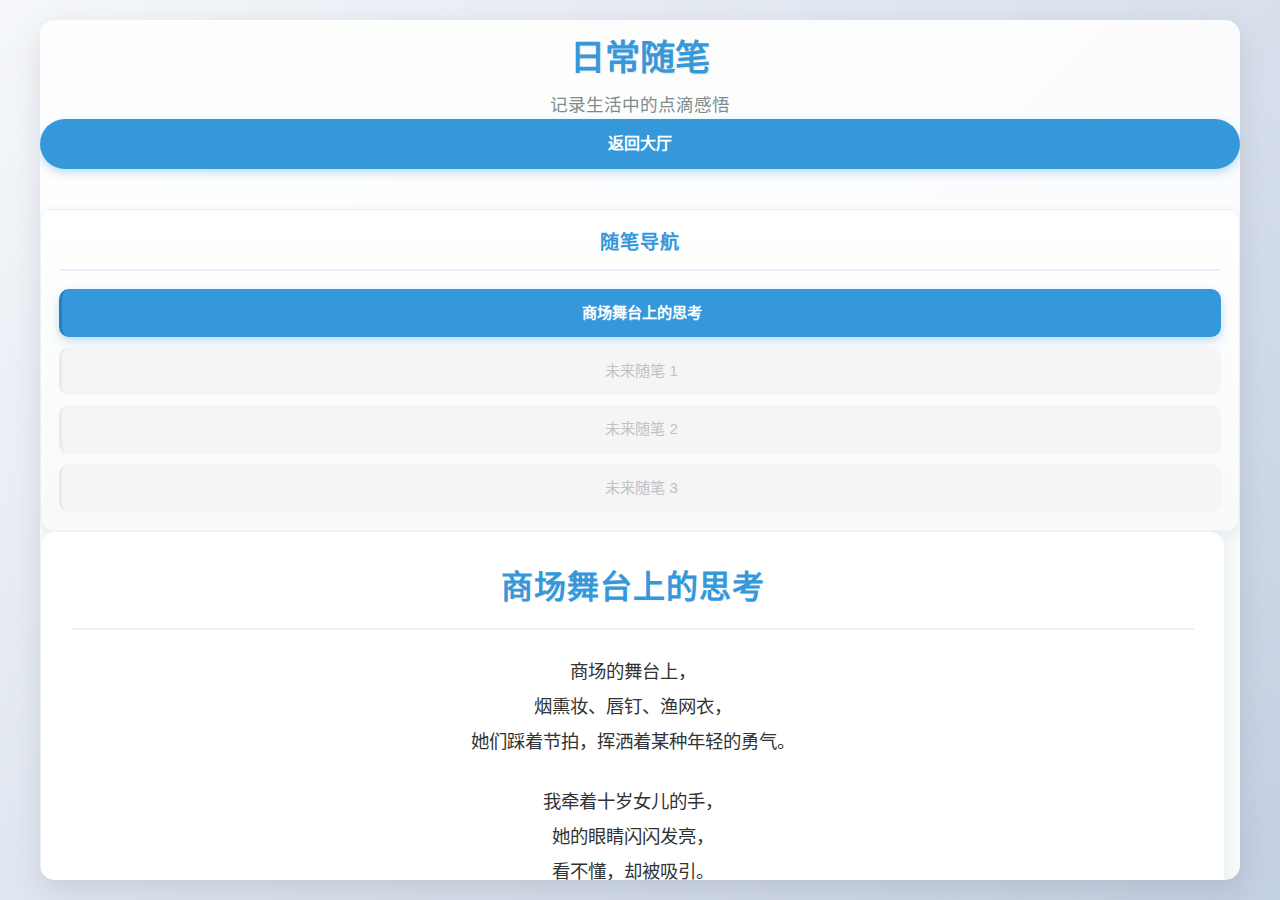
<file: notes/index.html>
<!DOCTYPE html>
<html lang="zh-CN">
<head>
    <meta charset="UTF-8">
    <meta name="viewport" content="width=device-width, initial-scale=1.0">
    <title>日常随笔</title>
    <link rel="stylesheet" href="css/style.css">
</head>
<body>
    <div class="notes-container">
        <header>
            <h1>日常随笔</h1>
            <p>记录生活中的点滴感悟</p>
            <a href="../index.html" class="back-button">返回大厅</a>
        </header>
        
        <nav class="notes-nav">
            <div class="nav-title">随笔导航</div>
            <ul class="nav-list">
                <li class="nav-item active"><a href="#" data-id="note-1">商场舞台上的思考</a></li>
                <li class="nav-item disabled"><a href="#" data-id="note-future-1">未来随笔 1</a></li>
                <li class="nav-item disabled"><a href="#" data-id="note-future-2">未来随笔 2</a></li>
                <li class="nav-item disabled"><a href="#" data-id="note-future-3">未来随笔 3</a></li>
            </ul>
        </nav>
        
        <div class="notes-display">
            <div class="note-card">
                <h2 class="note-title">商场舞台上的思考</h2>
                <div class="note-content" id="note-content">
                    <p>商场的舞台上，<br>
                    烟熏妆、唇钉、渔网衣，<br>
                    她们踩着节拍，挥洒着某种年轻的勇气。</p>
                    
                    <p>我牵着十岁女儿的手，<br>
                    她的眼睛闪闪发亮，<br>
                    看不懂，却被吸引。</p>
                    
                    <p>我心里有些慌，<br>
                    这是她将来可能走近的世界吗？<br>
                    一个把叛逆当作光环的舞台，<br>
                    一个将个性放大成消费的橱窗。</p>
                    
                    <p>可转念一想，<br>
                    我们年轻时又何尝不是<br>
                    用牛仔裤、长发、摇滚来对抗世界？</p>
                    
                    <p>她终究会长大，<br>
                    选择自己的颜色。<br>
                    而我，<br>
                    只能祈祷自己届时<br>
                    还能做她的观众，<br>
                    也做她的港湾。</p>
                    
                    <hr>
                    
                    <em>这是一位父亲的内心独白，记录了在商场看到年轻人表演时的复杂心境：既有对年轻人表达方式的理解，也有对女儿未来成长道路的隐隐担忧与好奇。每个父母都在经历着这样的心路历程，既希望保护孩子，又明白终有一天要放手让他们飞向属于自己的天空。</em>
                </div>
                <div class="note-date">2025年8月17日</div>
            </div>
        </div>
        
        <footer>
            <p>&copy; 2025 游戏大厅 - 日常随笔功能</p>
        </footer>
    </div>
</body>
</html>
</file>
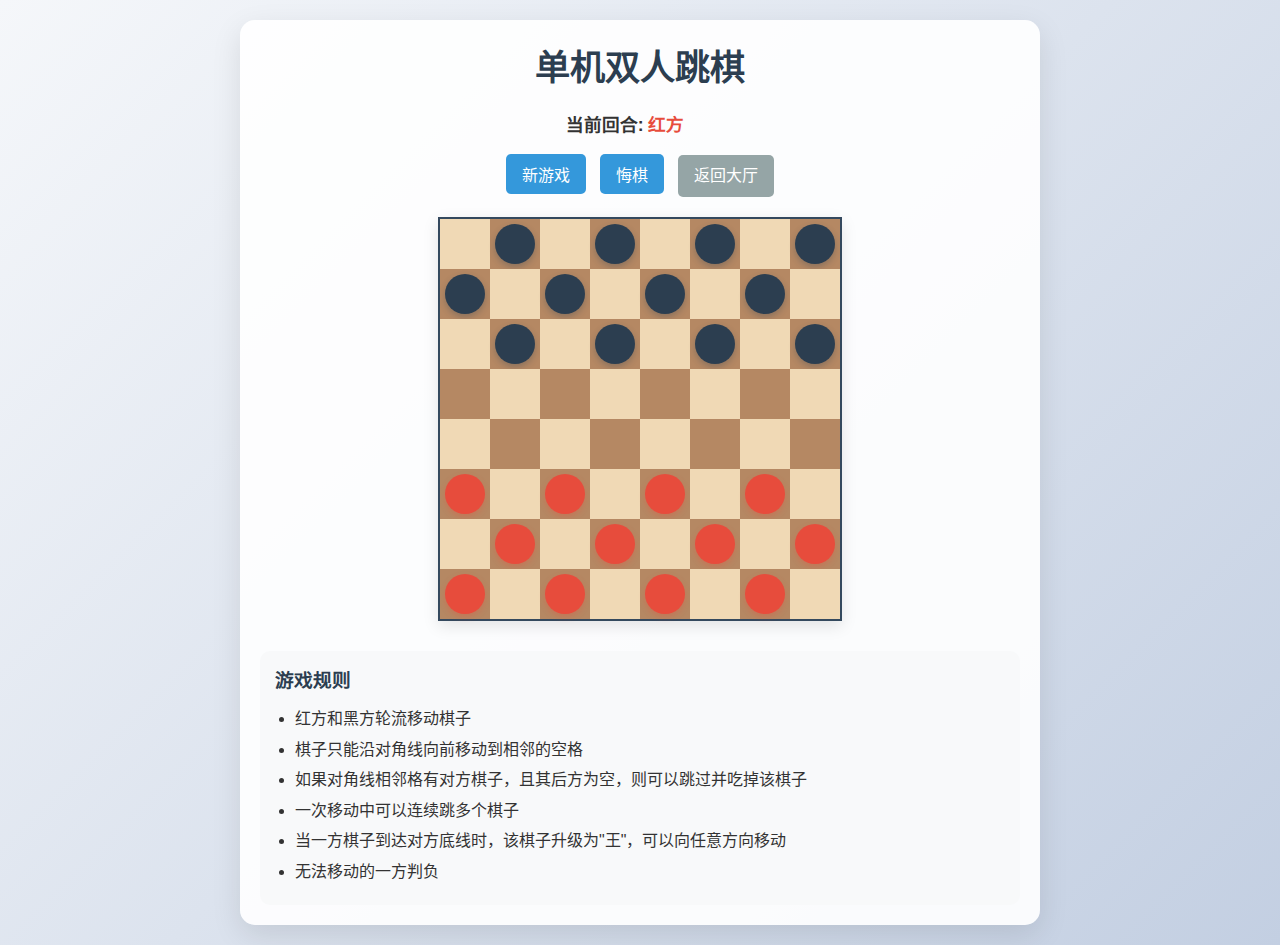
<file: games/checkers/index.html>
<!DOCTYPE html>
<html lang="zh-CN">
<head>
    <meta charset="UTF-8">
    <meta name="viewport" content="width=device-width, initial-scale=1.0">
    <title>单机双人跳棋</title>
    <link rel="stylesheet" href="css/style.css">
</head>
<body>
    <div class="game-container">
        <header>
            <h1>单机双人跳棋</h1>
            <div class="game-info">
                <div class="player-turn">当前回合: <span id="current-player">红方</span></div>
                <div class="game-status" id="game-status"></div>
            </div>
            <div class="game-controls">
                <button id="new-game-btn">新游戏</button>
                <button id="undo-btn">悔棋</button>
                <a href="../../index.html" class="back-btn">返回大厅</a>
            </div>
        </header>
        
        <div class="board-container">
            <div id="checkers-board" class="checkers-board"></div>
        </div>
        
        <div class="game-rules">
            <h3>游戏规则</h3>
            <ul>
                <li>红方和黑方轮流移动棋子</li>
                <li>棋子只能沿对角线向前移动到相邻的空格</li>
                <li>如果对角线相邻格有对方棋子，且其后方为空，则可以跳过并吃掉该棋子</li>
                <li>一次移动中可以连续跳多个棋子</li>
                <li>当一方棋子到达对方底线时，该棋子升级为"王"，可以向任意方向移动</li>
                <li>无法移动的一方判负</li>
            </ul>
        </div>
    </div>
    
    <script src="js/constants.js"></script>
    <script src="js/board.js"></script>
    <script src="js/piece.js"></script>
    <script src="js/game.js"></script>
    <script src="js/main.js"></script>
</body>
</html>
</file>
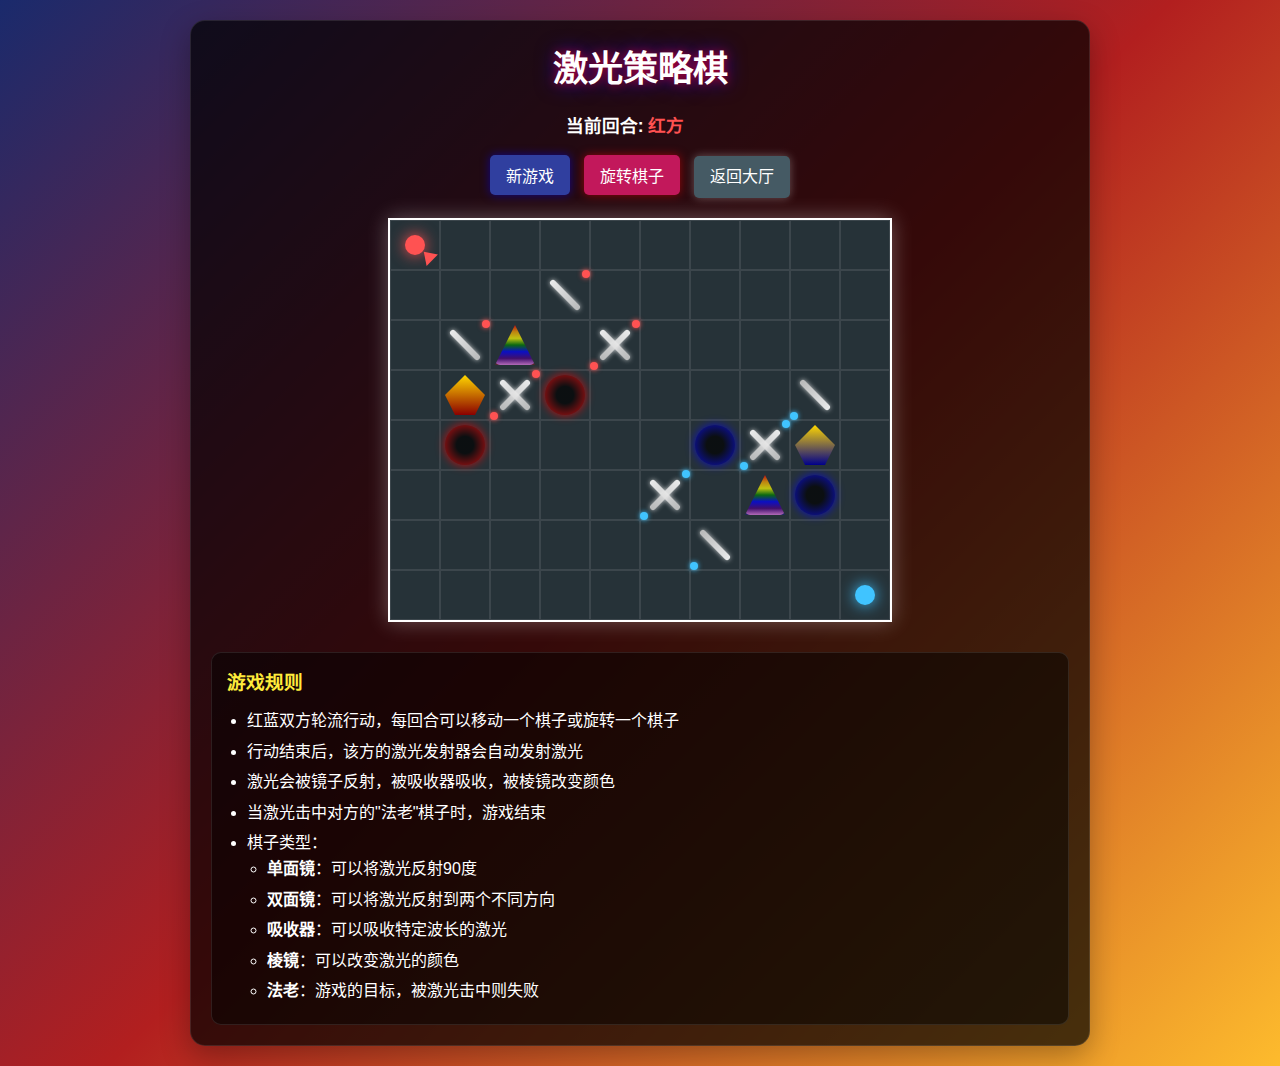
<file: games/laser/index.html>
<!DOCTYPE html>
<html lang="zh-CN">
<head>
    <meta charset="UTF-8">
    <meta name="viewport" content="width=device-width, initial-scale=1.0">
    <title>激光策略棋</title>
    <link rel="stylesheet" href="css/style.css">
</head>
<body>
    <div class="game-container">
        <header>
            <h1>激光策略棋</h1>
            <div class="game-info">
                <div class="player-turn">当前回合: <span id="current-player">红方</span></div>
                <div class="game-status" id="game-status"></div>
            </div>
            <div class="game-controls">
                <button id="new-game-btn">新游戏</button>
                <button id="rotate-btn">旋转棋子</button>
                <a href="../../index.html" class="back-btn">返回大厅</a>
            </div>
        </header>
        
        <div class="board-container">
            <div id="laser-board" class="laser-board"></div>
        </div>
        
        <div class="game-rules">
            <h3>游戏规则</h3>
            <ul>
                <li>红蓝双方轮流行动，每回合可以移动一个棋子或旋转一个棋子</li>
                <li>行动结束后，该方的激光发射器会自动发射激光</li>
                <li>激光会被镜子反射，被吸收器吸收，被棱镜改变颜色</li>
                <li>当激光击中对方的"法老"棋子时，游戏结束</li>
                <li>棋子类型：
                    <ul>
                        <li><strong>单面镜</strong>：可以将激光反射90度</li>
                        <li><strong>双面镜</strong>：可以将激光反射到两个不同方向</li>
                        <li><strong>吸收器</strong>：可以吸收特定波长的激光</li>
                        <li><strong>棱镜</strong>：可以改变激光的颜色</li>
                        <li><strong>法老</strong>：游戏的目标，被激光击中则失败</li>
                    </ul>
                </li>
            </ul>
        </div>
    </div>
    
    <script src="js/constants.js"></script>
    <script src="js/piece.js"></script>
    <script src="js/board.js"></script>
    <script src="js/laser.js"></script>
    <script src="js/game.js"></script>
    <script src="js/main.js"></script>
</body>
</html>
</file>
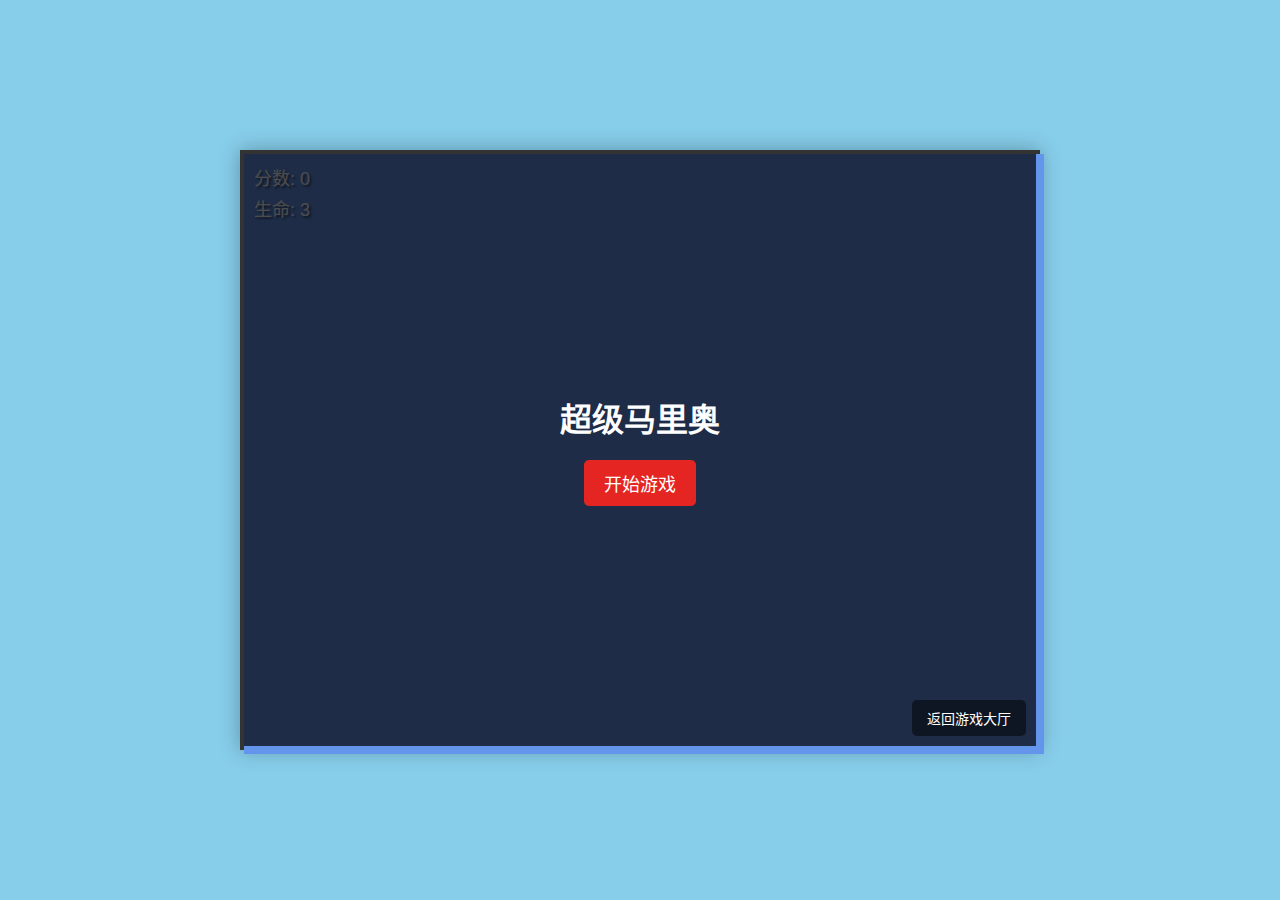
<file: games/mario/index.html>
<!DOCTYPE html>
<html lang="zh-CN">
<head>
    <meta charset="UTF-8">
    <meta name="viewport" content="width=device-width, initial-scale=1.0">
    <title>超级马里奥</title>
    <link rel="stylesheet" href="css/style.css">
</head>
<body>
    <div class="game-container">
        <canvas id="gameCanvas"></canvas>
        <div class="controls">
            <div class="score">分数: <span id="score">0</span></div>
            <div class="lives">生命: <span id="lives">3</span></div>
        </div>
        <div id="startScreen" class="screen">
            <h1>超级马里奥</h1>
            <button id="startButton">开始游戏</button>
        </div>
        <div id="gameOverScreen" class="screen hidden">
            <h1>游戏结束</h1>
            <p>你的分数: <span id="finalScore">0</span></p>
            <button id="restartButton">重新开始</button>
        </div>
        <div class="back-to-lobby">
            <a href="../../index.html">返回游戏大厅</a>
        </div>
    </div>
    <script src="js/sprite.js"></script>
    <script src="js/player.js"></script>
    <script src="js/enemy.js"></script>
    <script src="js/platform.js"></script>
    <script src="js/coin.js"></script>
    <script src="js/game.js"></script>
</body>
</html>
</file>
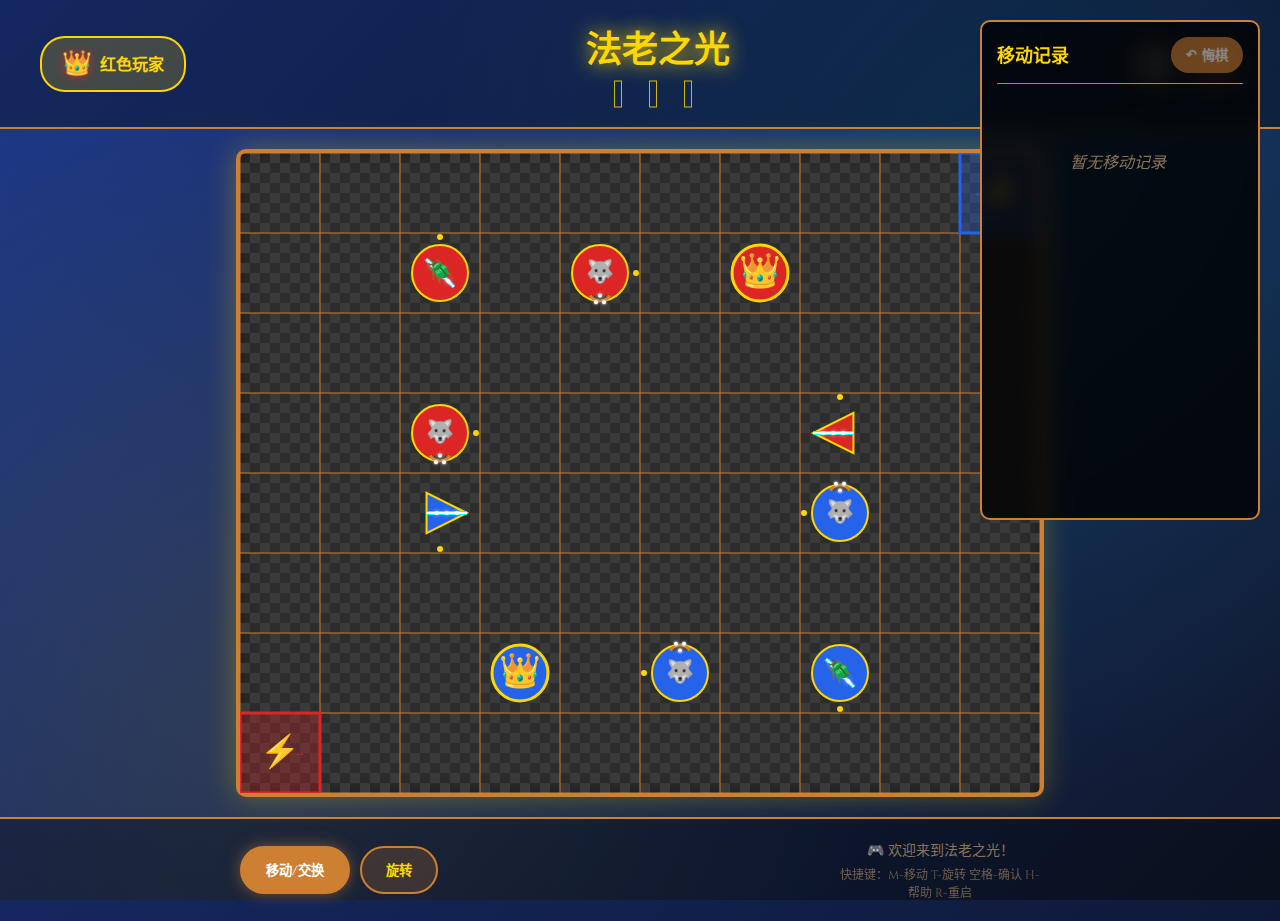
<file: games/pharaoh/index.html>
<!DOCTYPE html>
<html lang="zh-CN">
<head>
    <meta charset="UTF-8">
    <meta name="viewport" content="width=device-width, initial-scale=1.0">
    <title>法老之光 - Pharaoh's Light</title>
    <link rel="stylesheet" href="css/style.css">
</head>
<body>
    <div class="game-container">
        <!-- 顶部信息栏 -->
        <header class="game-header">
            <div class="player-indicator">
                <div class="current-player" id="currentPlayer">
                    <span class="player-icon red-player">👑</span>
                    <span class="player-name">红色玩家</span>
                </div>
            </div>
            <div class="game-title">
                <h1>法老之光</h1>
                <div class="hieroglyphs">𓂀 𓊪 𓇯</div>
            </div>
            <div class="game-controls">
                <button class="control-btn" id="settingsBtn">⚙️</button>
                <button class="control-btn" id="exitBtn">❌</button>
            </div>
        </header>

        <!-- 中央游戏区域 -->
        <!-- 中央游戏区域 -->
        <main class="game-main">
            <div class="game-board-container">
                <canvas id="gameCanvas" width="800" height="640"></canvas>
                <div class="laser-effects" id="laserEffects"></div>
                
                <!-- 悬浮旋转控制按钮 -->
                <div id="rotationControls" class="rotation-controls" style="display: none;">
                    <button id="rotateClockwise" class="rotation-btn" title="顺时针旋转">
                        <span class="rotation-icon">↻</span>
                        <span class="rotation-text">顺时针</span>
                    </button>
                    <button id="rotateCounterclockwise" class="rotation-btn" title="逆时针旋转">
                        <span class="rotation-icon">↺</span>
                        <span class="rotation-text">逆时针</span>
                    </button>
                </div>
            </div>
        </main>

        <!-- 右侧移动记录面板 -->
        <aside class="move-history-panel">
            <div class="panel-header">
                <h3>移动记录</h3>
                <button class="undo-btn" id="undoBtn" disabled>
                    <span>↶</span>
                    悔棋
                </button>
            </div>
            <div class="move-list" id="moveList">
                <div class="no-moves">暂无移动记录</div>
            </div>
        </aside>

        <!-- 底部操作面板 -->
        <footer class="game-footer">
            <div class="operation-panel">
                <div class="mode-selector">
                    <button class="mode-btn active" id="moveMode">移动/交换</button>
                    <button class="mode-btn" id="rotateMode">旋转</button>
                </div>
                <div class="game-info" id="gameInfo">
                    选择一个棋子进行操作
                </div>
            </div>
        </footer>
    </div>

    <!-- 游戏结束遮罩 -->
    <div class="game-over-overlay" id="gameOverOverlay" style="display: none;">
        <div class="victory-display">
            <div class="victory-bg"></div>
            <div class="victory-content">
                <div class="pharaoh-icon">👑</div>
                <h2 class="victory-text" id="victoryText">红色玩家获胜！</h2>
                <div class="victory-effects"></div>
                <div class="action-buttons">
                    <button class="game-btn" id="restartBtn">重新开始</button>
                    <button class="game-btn" id="menuBtn">返回主菜单</button>
                </div>
            </div>
        </div>
    </div>

    <!-- 游戏说明弹窗 -->
    <div class="rules-modal" id="rulesModal" style="display: none;">
        <div class="modal-content">
            <div class="modal-header">
                <h3>游戏规则</h3>
                <button class="close-btn" id="closeRules">×</button>
            </div>
            <div class="modal-body">
                <div class="rules-section">
                    <h4>游戏目标</h4>
                    <p>用激光击中对方的法老棋子获得胜利</p>
                </div>
                <div class="rules-section">
                    <h4>棋子说明</h4>
                    <ul>
                        <li><strong>法老 👑</strong>：被激光击中即败北，不可移动</li>
                        <li><strong>金字塔 🔺</strong>：单面反射镜，可旋转</li>
                        <li><strong>圣甲虫 🪲</strong>：双面对角线反射，可旋转</li>
                        <li><strong>阿努比斯 🐺</strong>：单面吸收盾，可旋转</li>
                    </ul>
                </div>
                <div class="rules-section">
                    <h4>操作方式</h4>
                    <p>每回合选择：移动/交换棋子 或 旋转棋子</p>
                </div>
            </div>
        </div>
    </div>

    <script src="js/constants.js"></script>
    <script src="js/piece.js"></script>
    <script src="js/board.js"></script>
    <script src="js/laser.js"></script>
    <script src="js/game.js"></script>
    <script src="js/main.js"></script>
</body>
</html>
</file>
<file: notes/css/style.css>
/* 游戏随笔样式 */

/* 全局样式重置 */
* {
    margin: 0;
    padding: 0;
    box-sizing: border-box;
}

body {
    font-family: 'Microsoft YaHei', '微软雅黑', Arial, sans-serif;
    background: linear-gradient(135deg, #f5f7fa 0%, #c3cfe2 100%);
    color: #333;
    line-height: 1.6;
    min-height: 100vh;
    padding: 20px;
}

/* 随笔容器 */
.notes-container {
    max-width: 1200px;
    margin: 0 auto;
    background-color: rgba(255, 255, 255, 0.9);
    border-radius: 15px;
    box-shadow: 0 10px 30px rgba(0, 0, 0, 0.1);
    overflow: hidden;
    height: calc(100vh - 40px);
}

/* 布局 */
.notes-layout {
    display: flex;
    height: 100%;
}

/* 侧边栏 */
.notes-sidebar {
    width: 220px;
    background-color: #f8f9fa;
    padding: 20px;
    border-right: 1px solid #eaeaea;
    display: flex;
    flex-direction: column;
    gap: 20px;
    box-shadow: 2px 0 10px rgba(0, 0, 0, 0.05);
}

/* 主内容区 */
.notes-main {
    flex-grow: 1;
    display: flex;
    flex-direction: column;
    padding: 20px;
    overflow: hidden;
}

/* 页头样式 */
header {
    text-align: center;
    padding: 10px 0 20px;
    position: relative;
}

header h1 {
    font-size: 2.2rem;
    color: #3498db;
    margin-bottom: 5px;
    text-shadow: 1px 1px 2px rgba(0, 0, 0, 0.1);
    font-weight: bold;
}

header p {
    font-size: 1.1rem;
    color: #7f8c8d;
    margin-bottom: 0;
}

/* 返回按钮 */
.back-button {
    display: block;
    background-color: #3498db;
    color: white;
    padding: 12px;
    border-radius: 30px;
    text-decoration: none;
    font-weight: bold;
    text-align: center;
    transition: all 0.3s ease;
    border: none;
    cursor: pointer;
    box-shadow: 0 4px 10px rgba(52, 152, 219, 0.3);
    margin-bottom: 20px;
    position: relative;
    overflow: hidden;
    z-index: 1;
}

.back-button:before {
    content: "";
    position: absolute;
    top: 0;
    left: -100%;
    width: 100%;
    height: 100%;
    background: linear-gradient(90deg, transparent, rgba(255, 255, 255, 0.2), transparent);
    transition: all 0.6s ease;
    z-index: -1;
}

.back-button:hover {
    background-color: #2980b9;
    transform: translateY(-3px);
    box-shadow: 0 6px 15px rgba(52, 152, 219, 0.4);
}

.back-button:hover:before {
    left: 100%;
}

/* 导航栏样式 */
.notes-nav {
    background: linear-gradient(to bottom, #ffffff, #f8f9fa);
    border-radius: 12px;
    padding: 18px;
    box-shadow: 0 5px 15px rgba(0, 0, 0, 0.08);
    border: 1px solid rgba(52, 152, 219, 0.1);
}

.nav-title {
    font-size: 1.2rem;
    color: #3498db;
    margin-bottom: 18px;
    text-align: center;
    font-weight: bold;
    border-bottom: 2px solid #e6f2fb;
    padding-bottom: 10px;
    letter-spacing: 1px;
}

.nav-list {
    display: flex;
    flex-direction: column;
    gap: 10px;
    list-style: none;
}

.nav-item {
    margin: 0;
}

.nav-item a {
    display: block;
    padding: 12px 15px;
    background-color: #f0f8ff;
    color: #3498db;
    border-radius: 10px;
    text-decoration: none;
    font-size: 0.95rem;
    transition: all 0.3s ease;
    border-left: 3px solid transparent;
    text-align: center;
}

.nav-item.active a {
    background-color: #3498db;
    color: white;
    box-shadow: 0 4px 10px rgba(52, 152, 219, 0.3);
    border-left: 3px solid #2980b9;
    font-weight: bold;
}

.nav-item.disabled a {
    background-color: #f5f5f5;
    color: #bdc3c7;
    cursor: not-allowed;
    border-left: 3px solid #eaeaea;
}

.nav-item:not(.disabled):not(.active) a:hover {
    background-color: #e1f0fa;
    transform: translateY(-2px);
    border-left: 3px solid #74b9ff;
}

/* 随笔展示区域 */
.notes-display {
    flex-grow: 1;
    overflow-y: auto;
    padding-right: 15px;
    margin-bottom: 20px;
    max-height: calc(100vh - 200px);
}

/* 随笔卡片 */
.note-card {
    background-color: white;
    border-radius: 15px;
    box-shadow: 0 8px 20px rgba(0, 0, 0, 0.08);
    padding: 30px;
    margin-bottom: 20px;
    border: 1px solid rgba(52, 152, 219, 0.1);
}

/* 随笔标题 */
.note-title {
    font-size: 2rem;
    color: #3498db;
    margin-bottom: 25px;
    text-align: center;
    font-weight: bold;
    border-bottom: 2px solid #e6f2fb;
    padding-bottom: 15px;
    letter-spacing: 1px;
    text-shadow: 1px 1px 2px rgba(0, 0, 0, 0.05);
}

/* 随笔内容 */
.note-content {
    font-size: 1.15rem;
    line-height: 1.9;
    color: #333;
    margin-bottom: 25px;
    font-family: 'Microsoft YaHei', '微软雅黑', Arial, sans-serif;
    overflow-wrap: break-word;
    word-wrap: break-word;
}

.note-content p {
    margin-bottom: 25px;
    text-align: center;
    padding: 0 10px;
}

/* 随笔日期 */
.note-date {
    text-align: right;
    color: #7f8c8d;
    font-style: italic;
    margin-top: 25px;
    font-size: 0.95rem;
    padding-top: 10px;
    border-top: 1px dashed #eaeaea;
}

/* 页脚样式 */
footer {
    text-align: center;
    padding: 15px 0 5px;
    color: #95a5a6;
    font-size: 0.9rem;
    border-top: 1px solid #eaeaea;
}

/* 诗歌样式 */
.note-content em {
    display: block;
    margin-top: 20px;
    color: #666;
    font-style: italic;
    border-left: 3px solid #3498db;
    padding-left: 15px;
    text-align: left;
    font-size: 0.95rem;
    line-height: 1.6;
}

/* 分隔线样式 */
.note-content hr {
    border: none;
    border-top: 1px solid #eaeaea;
    margin: 30px auto;
    width: 80%;
}

/* 响应式设计 */
@media (max-width: 768px) {
    .notes-container {
        height: auto;
        min-height: calc(100vh - 40px);
    }
    
    .notes-layout {
        flex-direction: column;
    }
    
    .notes-sidebar {
        width: 100%;
        border-right: none;
        border-bottom: 1px solid #eaeaea;
        padding: 15px;
    }
    
    .notes-main {
        padding: 15px;
    }
    
    .nav-list {
        flex-direction: row;
        flex-wrap: wrap;
        justify-content: center;
    }
    
    .nav-item {
        margin: 5px;
    }
    
    .note-card {
        padding: 20px;
    }
    
    .note-title {
        font-size: 1.5rem;
    }
    
    .note-content {
        font-size: 1rem;
    }
    
    header h1 {
        font-size: 1.8rem;
    }
    
    header p {
        font-size: 1rem;
    }
    
    .notes-display {
        max-height: none;
        overflow: visible;
    }
}

/* 美化滚动条 */
.notes-display::-webkit-scrollbar {
    width: 8px;
}

.notes-display::-webkit-scrollbar-track {
    background: #f1f1f1;
    border-radius: 10px;
}

.notes-display::-webkit-scrollbar-thumb {
    background-color: rgba(52, 152, 219, 0.3);
    border-radius: 10px;
    border: 2px solid #f1f1f1;
}

.notes-display:hover::-webkit-scrollbar-thumb {
    background-color: rgba(52, 152, 219, 0.5);
}

/* 确保内容可见性 */
.notes-main {
    overflow-y: auto;
}

/* 优化页脚 */
footer {
    margin-top: auto;
    padding: 15px 0 10px;
}
</file>
<file: games/checkers/css/style.css>
/* 跳棋游戏样式 */

* {
    margin: 0;
    padding: 0;
    box-sizing: border-box;
}

body {
    font-family: 'Microsoft YaHei', '微软雅黑', Arial, sans-serif;
    background: linear-gradient(135deg, #f5f7fa 0%, #c3cfe2 100%);
    color: #333;
    line-height: 1.6;
    min-height: 100vh;
    padding: 20px;
}

.game-container {
    max-width: 800px;
    margin: 0 auto;
    background-color: rgba(255, 255, 255, 0.9);
    border-radius: 15px;
    box-shadow: 0 10px 30px rgba(0, 0, 0, 0.1);
    overflow: hidden;
    padding: 20px;
}

header {
    text-align: center;
    margin-bottom: 20px;
}

header h1 {
    font-size: 2.2rem;
    color: #2c3e50;
    margin-bottom: 15px;
}

.game-info {
    display: flex;
    justify-content: center;
    gap: 30px;
    margin-bottom: 15px;
    font-size: 1.1rem;
}

.player-turn {
    font-weight: bold;
}

.player-turn span {
    color: #e74c3c;
}

.player-turn span.black {
    color: #2c3e50;
}

.game-status {
    color: #27ae60;
    font-weight: bold;
}

.game-controls {
    margin-bottom: 20px;
}

button, .back-btn {
    background-color: #3498db;
    color: white;
    border: none;
    padding: 8px 16px;
    margin: 0 5px;
    border-radius: 5px;
    cursor: pointer;
    font-size: 1rem;
    transition: all 0.3s ease;
    text-decoration: none;
    display: inline-block;
}

button:hover, .back-btn:hover {
    background-color: #2980b9;
}

.back-btn {
    background-color: #95a5a6;
}

.back-btn:hover {
    background-color: #7f8c8d;
}

.board-container {
    display: flex;
    justify-content: center;
    margin-bottom: 30px;
}

.checkers-board {
    display: grid;
    grid-template-columns: repeat(8, 50px);
    grid-template-rows: repeat(8, 50px);
    border: 2px solid #34495e;
    box-shadow: 0 5px 15px rgba(0, 0, 0, 0.1);
}

.square {
    width: 50px;
    height: 50px;
    display: flex;
    align-items: center;
    justify-content: center;
    position: relative;
}

.square.light {
    background-color: #f0d9b5;
}

.square.dark {
    background-color: #b58863;
}

.square.selected {
    background-color: #6ab04c;
}

.square.valid-move {
    position: relative;
}

.square.valid-move::after {
    content: "";
    position: absolute;
    width: 16px;
    height: 16px;
    background-color: rgba(106, 176, 76, 0.6);
    border-radius: 50%;
}

.piece {
    width: 40px;
    height: 40px;
    border-radius: 50%;
    cursor: pointer;
    position: relative;
    transition: all 0.2s ease;
}

.piece.red {
    background-color: #e74c3c;
    box-shadow: 0 3px 6px rgba(231, 76, 60, 0.3);
}

.piece.black {
    background-color: #2c3e50;
    box-shadow: 0 3px 6px rgba(44, 62, 80, 0.3);
}

.piece.king::after {
    content: "王";
    position: absolute;
    top: 50%;
    left: 50%;
    transform: translate(-50%, -50%);
    color: white;
    font-size: 1rem;
    font-weight: bold;
}

.piece:hover {
    transform: scale(1.1);
}

.game-rules {
    background-color: #f8f9fa;
    padding: 15px;
    border-radius: 10px;
    margin-top: 20px;
}

.game-rules h3 {
    color: #2c3e50;
    margin-bottom: 10px;
}

.game-rules ul {
    padding-left: 20px;
}

.game-rules li {
    margin-bottom: 5px;
}

/* 响应式设计 */
@media (max-width: 600px) {
    .game-container {
        padding: 10px;
    }
    
    header h1 {
        font-size: 1.8rem;
    }
    
    .game-info {
        flex-direction: column;
        gap: 10px;
    }
    
    .checkers-board {
        grid-template-columns: repeat(8, 40px);
        grid-template-rows: repeat(8, 40px);
    }
    
    .square {
        width: 40px;
        height: 40px;
    }
    
    .piece {
        width: 32px;
        height: 32px;
    }
}
</file>
<file: games/laser/css/style.css>
/* 激光策略棋样式 */

* {
    margin: 0;
    padding: 0;
    box-sizing: border-box;
}

body {
    font-family: 'Microsoft YaHei', '微软雅黑', Arial, sans-serif;
    background: linear-gradient(135deg, #1a2a6c 0%, #b21f1f 50%, #fdbb2d 100%);
    color: #fff;
    line-height: 1.6;
    min-height: 100vh;
    padding: 20px;
}

.game-container {
    max-width: 900px;
    margin: 0 auto;
    background-color: rgba(0, 0, 0, 0.7);
    border-radius: 15px;
    box-shadow: 0 10px 30px rgba(0, 0, 0, 0.3);
    overflow: hidden;
    padding: 20px;
    border: 1px solid rgba(255, 255, 255, 0.1);
}

header {
    text-align: center;
    margin-bottom: 20px;
}

header h1 {
    font-size: 2.2rem;
    color: #fff;
    margin-bottom: 15px;
    text-shadow: 0 0 10px rgba(255, 0, 0, 0.7), 0 0 20px rgba(0, 0, 255, 0.7);
}

.game-info {
    display: flex;
    justify-content: center;
    gap: 30px;
    margin-bottom: 15px;
    font-size: 1.1rem;
}

.player-turn {
    font-weight: bold;
}

.player-turn span {
    color: #ff5252;
}

.player-turn span.blue {
    color: #40c4ff;
}

.game-status {
    color: #ffeb3b;
    font-weight: bold;
}

.game-controls {
    margin-bottom: 20px;
}

button, .back-btn {
    background-color: #303f9f;
    color: white;
    border: none;
    padding: 8px 16px;
    margin: 0 5px;
    border-radius: 5px;
    cursor: pointer;
    font-size: 1rem;
    transition: all 0.3s ease;
    text-decoration: none;
    display: inline-block;
    box-shadow: 0 0 10px rgba(0, 0, 255, 0.5);
}

button:hover, .back-btn:hover {
    background-color: #3f51b5;
    box-shadow: 0 0 15px rgba(0, 0, 255, 0.7);
}

#rotate-btn {
    background-color: #c2185b;
    box-shadow: 0 0 10px rgba(255, 0, 0, 0.5);
}

#rotate-btn:hover {
    background-color: #e91e63;
    box-shadow: 0 0 15px rgba(255, 0, 0, 0.7);
}

#rotate-btn.active {
    background-color: #e91e63;
    box-shadow: 0 0 15px rgba(255, 0, 0, 0.7);
    animation: pulse 1s infinite alternate;
}

.back-btn {
    background-color: #455a64;
    box-shadow: 0 0 10px rgba(255, 255, 255, 0.3);
}

.back-btn:hover {
    background-color: #607d8b;
    box-shadow: 0 0 15px rgba(255, 255, 255, 0.5);
}

.board-container {
    display: flex;
    justify-content: center;
    margin-bottom: 30px;
}

.laser-board {
    display: grid;
    grid-template-columns: repeat(10, 50px);
    grid-template-rows: repeat(8, 50px);
    border: 2px solid #fff;
    box-shadow: 0 0 20px rgba(255, 255, 255, 0.3);
    background-color: #263238;
    position: relative;
}

.square {
    width: 50px;
    height: 50px;
    display: flex;
    align-items: center;
    justify-content: center;
    position: relative;
    border: 1px solid rgba(255, 255, 255, 0.1);
}

.square.selected {
    background-color: rgba(255, 255, 0, 0.3);
    box-shadow: inset 0 0 10px rgba(255, 255, 0, 0.5);
}

.square.valid-move {
    background-color: rgba(0, 255, 0, 0.2);
    cursor: pointer;
}

.square.valid-move:hover {
    background-color: rgba(0, 255, 0, 0.4);
}

/* 移动提示标记 */
.move-indicator {
    position: absolute;
    width: 12px;
    height: 12px;
    border-radius: 50%;
    background-color: rgba(0, 255, 0, 0.7);
    box-shadow: 0 0 10px rgba(0, 255, 0, 0.7);
    animation: pulse 1s infinite alternate;
    z-index: 5;
}

/* 棋子样式 */
.piece {
    width: 40px;
    height: 40px;
    border-radius: 5px;
    cursor: pointer;
    position: relative;
    transition: all 0.2s ease;
    display: flex;
    align-items: center;
    justify-content: center;
}

.piece.red {
    background-color: rgba(255, 0, 0, 0.7);
    box-shadow: 0 0 10px rgba(255, 0, 0, 0.7);
}

.piece.blue {
    background-color: rgba(0, 0, 255, 0.7);
    box-shadow: 0 0 10px rgba(0, 0, 255, 0.7);
}

.piece:hover {
    transform: scale(1.1);
}

/* 可旋转提示 */
.piece.can-rotate {
    animation: rotate-hint 2s infinite;
    cursor: pointer;
}

@keyframes rotate-hint {
    0% { transform: rotate(0deg); }
    25% { transform: rotate(10deg); }
    75% { transform: rotate(-10deg); }
    100% { transform: rotate(0deg); }
}

/* 单面镜样式 - 改进版 */
.piece.single-mirror {
    overflow: visible;
    background: transparent;
    box-shadow: none;
}

.piece.single-mirror::before {
    content: "";
    position: absolute;
    width: 40px;
    height: 6px;
    background: linear-gradient(to right, 
        rgba(255, 255, 255, 0.9) 0%, 
        rgba(200, 200, 200, 0.9) 100%);
    border-radius: 3px;
    transform-origin: center;
    box-shadow: 0 0 5px rgba(255, 255, 255, 0.7);
}

/* 单面镜反射面指示器 */
.piece.single-mirror::after {
    content: "";
    position: absolute;
    width: 8px;
    height: 8px;
    border-radius: 50%;
    background-color: rgba(255, 255, 255, 0.9);
    box-shadow: 0 0 5px rgba(255, 255, 255, 0.7);
}

.piece.red.single-mirror::after {
    background-color: #ff5252;
    box-shadow: 0 0 5px #ff5252;
}

.piece.blue.single-mirror::after {
    background-color: #40c4ff;
    box-shadow: 0 0 5px #40c4ff;
}

/* 单面镜方向样式 */
.piece.single-mirror.orientation-0::before {
    transform: rotate(45deg);
}
.piece.single-mirror.orientation-0::after {
    top: -5px;
    right: -5px;
}

.piece.single-mirror.orientation-90::before {
    transform: rotate(135deg);
}
.piece.single-mirror.orientation-90::after {
    bottom: -5px;
    right: -5px;
}

.piece.single-mirror.orientation-180::before {
    transform: rotate(225deg);
}
.piece.single-mirror.orientation-180::after {
    bottom: -5px;
    left: -5px;
}

.piece.single-mirror.orientation-270::before {
    transform: rotate(315deg);
}
.piece.single-mirror.orientation-270::after {
    top: -5px;
    left: -5px;
}

/* 双面镜样式 - 对角线版本 */
.piece.double-mirror {
    overflow: visible;
    background: transparent;
    box-shadow: none;
}

.piece.double-mirror::before,
.piece.double-mirror::after {
    content: "";
    position: absolute;
    width: 40px;
    height: 6px;
    background: linear-gradient(to right, 
        rgba(255, 255, 255, 0.9) 0%, 
        rgba(200, 200, 200, 0.9) 100%);
    border-radius: 3px;
    transform-origin: center;
    box-shadow: 0 0 5px rgba(255, 255, 255, 0.7);
}

/* 双面镜反射面指示器 */
.piece.double-mirror .indicator-1,
.piece.double-mirror .indicator-2 {
    position: absolute;
    width: 8px;
    height: 8px;
    border-radius: 50%;
    z-index: 2;
}

.piece.red.double-mirror .indicator-1,
.piece.red.double-mirror .indicator-2 {
    background-color: #ff5252;
    box-shadow: 0 0 5px #ff5252;
}

.piece.blue.double-mirror .indicator-1,
.piece.blue.double-mirror .indicator-2 {
    background-color: #40c4ff;
    box-shadow: 0 0 5px #40c4ff;
}

/* 双面镜方向样式 - 对角线 */
.piece.double-mirror.orientation-0::before {
    transform: rotate(45deg);
}
.piece.double-mirror.orientation-0::after {
    transform: rotate(135deg);
}
.piece.double-mirror.orientation-0 .indicator-1 {
    top: -5px;
    right: -5px;
}
.piece.double-mirror.orientation-0 .indicator-2 {
    bottom: -5px;
    left: -5px;
}

.piece.double-mirror.orientation-90::before {
    transform: rotate(135deg);
}
.piece.double-mirror.orientation-90::after {
    transform: rotate(45deg);
}
.piece.double-mirror.orientation-90 .indicator-1 {
    bottom: -5px;
    right: -5px;
}
.piece.double-mirror.orientation-90 .indicator-2 {
    top: -5px;
    left: -5px;
}

.piece.double-mirror.orientation-180::before {
    transform: rotate(45deg);
}
.piece.double-mirror.orientation-180::after {
    transform: rotate(135deg);
}
.piece.double-mirror.orientation-180 .indicator-1 {
    bottom: -5px;
    left: -5px;
}
.piece.double-mirror.orientation-180 .indicator-2 {
    top: -5px;
    right: -5px;
}

.piece.double-mirror.orientation-270::before {
    transform: rotate(135deg);
}
.piece.double-mirror.orientation-270::after {
    transform: rotate(45deg);
}
.piece.double-mirror.orientation-270 .indicator-1 {
    top: -5px;
    left: -5px;
}
.piece.double-mirror.orientation-270 .indicator-2 {
    bottom: -5px;
    right: -5px;
}

/* 吸收器样式 */
.piece.absorber {
    border-radius: 50%;
    background: radial-gradient(circle, rgba(0, 0, 0, 0.7) 30%, rgba(255, 0, 0, 0.7) 100%);
}

.piece.blue.absorber {
    background: radial-gradient(circle, rgba(0, 0, 0, 0.7) 30%, rgba(0, 0, 255, 0.7) 100%);
}

/* 棱镜样式 */
.piece.prism {
    clip-path: polygon(50% 0%, 100% 100%, 0% 100%);
    background: linear-gradient(to bottom, 
        rgba(255, 0, 0, 0.7), 
        rgba(255, 165, 0, 0.7), 
        rgba(255, 255, 0, 0.7), 
        rgba(0, 128, 0, 0.7), 
        rgba(0, 0, 255, 0.7), 
        rgba(75, 0, 130, 0.7), 
        rgba(238, 130, 238, 0.7));
}

/* 法老样式 */
.piece.pharaoh {
    clip-path: polygon(50% 0%, 100% 50%, 75% 100%, 25% 100%, 0% 50%);
    background: linear-gradient(to bottom, gold, darkgoldenrod);
    box-shadow: 0 0 15px gold;
}

.piece.red.pharaoh {
    background: linear-gradient(to bottom, gold, darkred);
}

.piece.blue.pharaoh {
    background: linear-gradient(to bottom, gold, darkblue);
}

/* 激光发射器样式 - 对角布局 */
.piece.launcher {
    width: 20px;
    height: 20px;
    border-radius: 50%;
    background-color: white;
    box-shadow: 0 0 15px white;
    position: relative;
}

.piece.red.launcher {
    background-color: #ff5252;
    box-shadow: 0 0 15px #ff5252;
}

.piece.red.launcher::after {
    content: '';
    position: absolute;
    width: 0;
    height: 0;
    border-left: 8px solid transparent;
    border-right: 8px solid transparent;
    border-top: 12px solid #ff5252;
    transform: rotate(135deg);
    top: 15px;
    left: 15px;
}

.piece.blue.launcher {
    background-color: #40c4ff;
    box-shadow: 0 0 15px #40c4ff;
}

.piece.blue.launcher::after {
    content: '';
    position: absolute;
    width: 0;
    height: 0;
    border-left: 8px solid transparent;
    border-right: 8px solid transparent;
    border-top: 12px solid #40c4ff;
    transform: rotate(-45deg);
    top: 5px;
    left: 5px;
}

/* 激光样式 */
.laser {
    position: absolute;
    background-color: rgba(255, 0, 0, 0.7);
    z-index: 10;
    pointer-events: none;
    box-shadow: 0 0 5px red, 0 0 10px red;
}

.laser.horizontal {
    height: 2px;
    top: 50%;
    transform: translateY(-50%);
}

.laser.vertical {
    width: 2px;
    left: 50%;
    transform: translateX(-50%);
}

.laser.blue {
    background-color: rgba(0, 0, 255, 0.7);
    box-shadow: 0 0 5px blue, 0 0 10px blue;
}

.laser.green {
    background-color: rgba(0, 255, 0, 0.7);
    box-shadow: 0 0 5px green, 0 0 10px green;
}

.laser.yellow {
    background-color: rgba(255, 255, 0, 0.7);
    box-shadow: 0 0 5px yellow, 0 0 10px yellow;
}

/* 被击中的棋子样式 */
.piece.killed {
    animation: killed 1s forwards;
}

@keyframes killed {
    0% { transform: scale(1); opacity: 1; }
    50% { transform: scale(1.5); opacity: 0.5; }
    100% { transform: scale(0); opacity: 0; }
}

/* 游戏规则样式 */
.game-rules {
    background-color: rgba(0, 0, 0, 0.5);
    padding: 15px;
    border-radius: 10px;
    margin-top: 20px;
    border: 1px solid rgba(255, 255, 255, 0.1);
}

.game-rules h3 {
    color: #ffeb3b;
    margin-bottom: 10px;
}

.game-rules ul {
    padding-left: 20px;
}

.game-rules li {
    margin-bottom: 5px;
}

/* 响应式设计 */
@media (max-width: 768px) {
    .game-container {
        padding: 10px;
    }
    
    header h1 {
        font-size: 1.8rem;
    }
    
    .game-info {
        flex-direction: column;
        gap: 10px;
    }
    
    .laser-board {
        grid-template-columns: repeat(10, 35px);
        grid-template-rows: repeat(8, 35px);
    }
    
    .square {
        width: 35px;
        height: 35px;
    }
    
    .piece {
        width: 28px;
        height: 28px;
    }
    
    .piece.single-mirror::before,
    .piece.double-mirror::before,
    .piece.double-mirror::after {
        width: 20px;
    }
}

/* 动画效果 */
@keyframes laserPulse {
    0% { opacity: 0.7; }
    50% { opacity: 1; }
    100% { opacity: 0.7; }
}

.laser {
    animation: laserPulse 0.5s infinite;
}

@keyframes victory {
    0% { transform: scale(1); }
    50% { transform: scale(1.2); }
    100% { transform: scale(1); }
}

.victory {
    animation: victory 1s infinite;
}

@keyframes pulse {
    0% { opacity: 0.5; transform: scale(0.9); }
    100% { opacity: 1; transform: scale(1.1); }
}
</file>
<file: games/mario/css/style.css>
* {
    margin: 0;
    padding: 0;
    box-sizing: border-box;
}

body {
    font-family: 'Arial', sans-serif;
    background-color: #87CEEB;
    display: flex;
    justify-content: center;
    align-items: center;
    height: 100vh;
    overflow: hidden;
}

.game-container {
    position: relative;
    width: 800px;
    height: 600px;
    border: 4px solid #333;
    box-shadow: 0 0 20px rgba(0, 0, 0, 0.3);
}

canvas {
    background-color: #6495ED;
    display: block;
}

.controls {
    position: absolute;
    top: 10px;
    left: 10px;
    color: white;
    font-size: 18px;
    text-shadow: 2px 2px 2px rgba(0, 0, 0, 0.5);
}

.score, .lives {
    margin-bottom: 5px;
}

.screen {
    position: absolute;
    top: 0;
    left: 0;
    width: 100%;
    height: 100%;
    display: flex;
    flex-direction: column;
    justify-content: center;
    align-items: center;
    background-color: rgba(0, 0, 0, 0.7);
    color: white;
}

.hidden {
    display: none;
}

button {
    margin-top: 20px;
    padding: 10px 20px;
    font-size: 18px;
    background-color: #E52521;
    color: white;
    border: none;
    border-radius: 5px;
    cursor: pointer;
    transition: transform 0.1s;
}

button:hover {
    transform: scale(1.05);
}

button:active {
    transform: scale(0.95);
}

.back-to-lobby {
    position: absolute;
    bottom: 10px;
    right: 10px;
    z-index: 100;
}

.back-to-lobby a {
    display: inline-block;
    padding: 8px 15px;
    background-color: rgba(0, 0, 0, 0.5);
    color: white;
    text-decoration: none;
    border-radius: 5px;
    font-size: 14px;
    transition: background-color 0.3s;
}

.back-to-lobby a:hover {
    background-color: rgba(0, 0, 0, 0.8);
}
</file>
<file: games/pharaoh/css/style.css>
/* 法老之光游戏样式 */
@import url('https://fonts.googleapis.com/css2?family=Cinzel:wght@400;600;700&display=swap');

:root {
    --primary-gold: #FFD700;
    --deep-blue: #1E3A8A;
    --bronze: #CD7F32;
    --laser-cyan: #00FFFF;
    --dark-stone: #2D2D2D;
    --light-stone: #8B7355;
    --red-player: #DC2626;
    --blue-player: #2563EB;
}

* {
    margin: 0;
    padding: 0;
    box-sizing: border-box;
}

body {
    font-family: 'Cinzel', serif;
    background: linear-gradient(135deg, var(--deep-blue) 0%, #0F172A 100%);
    color: var(--primary-gold);
    min-height: 100vh;
    overflow: hidden;
}

.game-container {
    display: flex;
    flex-direction: column;
    height: 100vh;
    background-image: 
        radial-gradient(circle at 20% 80%, rgba(255, 215, 0, 0.1) 0%, transparent 50%),
        radial-gradient(circle at 80% 20%, rgba(0, 255, 255, 0.1) 0%, transparent 50%);
}

/* 顶部信息栏 */
.game-header {
    display: flex;
    justify-content: space-between;
    align-items: center;
    padding: 20px 40px;
    background: rgba(0, 0, 0, 0.3);
    border-bottom: 2px solid var(--bronze);
}

.player-indicator {
    display: flex;
    align-items: center;
    gap: 10px;
}

.current-player {
    display: flex;
    align-items: center;
    gap: 8px;
    padding: 10px 20px;
    background: rgba(255, 215, 0, 0.2);
    border: 2px solid var(--primary-gold);
    border-radius: 25px;
    transition: all 0.3s ease;
}

.player-icon {
    font-size: 24px;
    filter: drop-shadow(0 0 5px currentColor);
}

.red-player {
    color: var(--red-player);
}

.blue-player {
    color: var(--blue-player);
}

.player-name {
    font-weight: 600;
    font-size: 16px;
}

.game-title {
    text-align: center;
}

.game-title h1 {
    font-size: 36px;
    font-weight: 700;
    text-shadow: 0 0 20px var(--primary-gold);
    margin-bottom: 5px;
}

.hieroglyphs {
    font-size: 20px;
    opacity: 0.8;
    letter-spacing: 10px;
}

.game-controls {
    display: flex;
    gap: 10px;
}

.control-btn {
    width: 50px;
    height: 50px;
    border: 2px solid var(--bronze);
    background: rgba(205, 127, 50, 0.2);
    color: var(--primary-gold);
    border-radius: 50%;
    font-size: 20px;
    cursor: pointer;
    transition: all 0.3s ease;
}

.control-btn:hover {
    background: rgba(205, 127, 50, 0.4);
    transform: scale(1.1);
}

/* 中央游戏区域 */
.game-main {
    flex: 1;
    display: flex;
    justify-content: center;
    align-items: center;
    padding: 20px;
    position: relative;
}

/* 右侧移动记录面板 */
.move-history-panel {
    position: absolute;
    right: 20px;
    top: 20px;
    width: 280px;
    height: 500px;
    background: rgba(0, 0, 0, 0.8);
    border: 2px solid var(--bronze);
    border-radius: 10px;
    padding: 15px;
    color: var(--primary-gold);
    backdrop-filter: blur(10px);
    z-index: 100;
}

.panel-header {
    display: flex;
    justify-content: space-between;
    align-items: center;
    margin-bottom: 15px;
    padding-bottom: 10px;
    border-bottom: 1px solid var(--bronze);
}

.panel-header h3 {
    font-size: 18px;
    font-weight: 600;
    margin: 0;
}

.undo-btn {
    display: flex;
    align-items: center;
    gap: 5px;
    padding: 8px 15px;
    background: var(--bronze);
    color: white;
    border: none;
    border-radius: 20px;
    font-family: inherit;
    font-weight: 600;
    cursor: pointer;
    transition: all 0.3s ease;
}

.undo-btn:hover:not(:disabled) {
    background: var(--primary-gold);
    color: var(--deep-blue);
    transform: translateY(-1px);
}

.undo-btn:disabled {
    opacity: 0.5;
    cursor: not-allowed;
    transform: none;
}

.move-list {
    height: 420px;
    overflow-y: auto;
    padding-right: 5px;
}

.move-list::-webkit-scrollbar {
    width: 6px;
}

.move-list::-webkit-scrollbar-track {
    background: rgba(255, 255, 255, 0.1);
    border-radius: 3px;
}

.move-list::-webkit-scrollbar-thumb {
    background: var(--bronze);
    border-radius: 3px;
}

.no-moves {
    text-align: center;
    color: var(--light-stone);
    font-style: italic;
    margin-top: 50px;
}

.move-item {
    display: flex;
    justify-content: space-between;
    align-items: center;
    padding: 10px;
    margin-bottom: 8px;
    background: rgba(255, 255, 255, 0.1);
    border-radius: 8px;
    border-left: 4px solid transparent;
    transition: all 0.3s ease;
}

.move-item.red-move {
    border-left-color: var(--red-player);
}

.move-item.blue-move {
    border-left-color: var(--blue-player);
}

.move-item:hover {
    background: rgba(255, 255, 255, 0.15);
}

.move-info {
    flex: 1;
}

.move-number {
    font-size: 12px;
    color: var(--light-stone);
    margin-bottom: 2px;
}

.move-description {
    font-size: 14px;
    font-weight: 500;
}

.move-result {
    font-size: 12px;
    color: var(--light-stone);
    margin-top: 2px;
}

.laser-result {
    color: var(--laser-cyan);
}

.laser-result.hit {
    color: #FF6B6B;
}

.game-board-container {
    position: relative;
    border: 4px solid var(--bronze);
    border-radius: 10px;
    background: var(--dark-stone);
    box-shadow: 
        0 0 30px rgba(255, 215, 0, 0.3),
        inset 0 0 20px rgba(0, 0, 0, 0.5);
}

#gameCanvas {
    display: block;
    background: linear-gradient(45deg, #3A3A3A 25%, transparent 25%),
                linear-gradient(-45deg, #3A3A3A 25%, transparent 25%),
                linear-gradient(45deg, transparent 75%, #3A3A3A 75%),
                linear-gradient(-45deg, transparent 75%, #3A3A3A 75%);
    background-size: 20px 20px;
    background-position: 0 0, 0 10px, 10px -10px, -10px 0px;
}

/* 激光效果层 */
/* 激光效果层 */
.laser-effects {
    position: absolute;
    top: 0;
    left: 0;
    width: 100%;
    height: 100%;
    pointer-events: none;
    z-index: 10;
}

/* 激光束样式 */
.laser-beam {
    position: absolute;
    background: linear-gradient(90deg, 
        transparent 0%, 
        rgba(0, 255, 255, 0.8) 20%, 
        rgba(0, 255, 255, 1) 50%, 
        rgba(0, 255, 255, 0.8) 80%, 
        transparent 100%);
    box-shadow: 0 0 10px rgba(0, 255, 255, 0.8);
    animation: laserPulse 0.5s ease-in-out;
}

@keyframes laserPulse {
    0% { opacity: 0; transform: scaleX(0); }
    50% { opacity: 1; transform: scaleX(0.5); }
    100% { opacity: 1; transform: scaleX(1); }
}

/* 激光反射效果 */
.laser-reflection {
    position: absolute;
    width: 30px;
    height: 30px;
    font-size: 20px;
    display: flex;
    align-items: center;
    justify-content: center;
    animation: reflectionSparkle 1s ease-out;
    z-index: 15;
}

@keyframes reflectionSparkle {
    0% { 
        transform: scale(0) rotate(0deg);
        opacity: 0;
    }
    50% { 
        transform: scale(1.5) rotate(180deg);
        opacity: 1;
    }
    100% { 
        transform: scale(1) rotate(360deg);
        opacity: 0.8;
    }
}

/* 激光吸收效果 */
.laser-absorption {
    position: absolute;
    width: 30px;
    height: 30px;
    font-size: 20px;
    display: flex;
    align-items: center;
    justify-content: center;
    animation: absorptionShield 1s ease-out;
    z-index: 15;
}

@keyframes absorptionShield {
    0% { 
        transform: scale(0);
        opacity: 0;
        filter: brightness(1);
    }
    30% { 
        transform: scale(1.2);
        opacity: 1;
        filter: brightness(2);
    }
    100% { 
        transform: scale(1);
        opacity: 0.6;
        filter: brightness(1);
    }
}

/* 激光摧毁效果 */
.laser-destruction {
    position: absolute;
    width: 30px;
    height: 30px;
    font-size: 20px;
    display: flex;
    align-items: center;
    justify-content: center;
    animation: destructionExplosion 1s ease-out;
    z-index: 15;
}

@keyframes destructionExplosion {
    0% { 
        transform: scale(0) rotate(0deg);
        opacity: 0;
    }
    20% { 
        transform: scale(1.5) rotate(90deg);
        opacity: 1;
    }
    60% { 
        transform: scale(1.2) rotate(270deg);
        opacity: 0.8;
    }
    100% { 
        transform: scale(1) rotate(360deg);
        opacity: 0.4;
    }
}

/* 悬浮旋转控制按钮 */
.rotation-controls {
    position: absolute;
    top: 50%;
    left: 50%;
    transform: translate(-50%, -50%);
    display: flex;
    gap: 20px;
    z-index: 20;
    background: rgba(0, 0, 0, 0.8);
    padding: 15px;
    border-radius: 15px;
    border: 2px solid var(--gold);
    box-shadow: 0 0 20px rgba(255, 215, 0, 0.5);
}

.rotation-btn {
    display: flex;
    flex-direction: column;
    align-items: center;
    gap: 8px;
    padding: 15px 20px;
    background: linear-gradient(135deg, var(--gold), #B8860B);
    border: 2px solid var(--bronze);
    border-radius: 10px;
    color: var(--dark-brown);
    font-weight: bold;
    cursor: pointer;
    transition: all 0.3s ease;
    min-width: 80px;
}

.rotation-btn:hover {
    background: linear-gradient(135deg, #FFE55C, var(--gold));
    transform: translateY(-2px);
    box-shadow: 0 5px 15px rgba(255, 215, 0, 0.4);
}

.rotation-btn:active {
    transform: translateY(0);
    box-shadow: 0 2px 8px rgba(255, 215, 0, 0.3);
}

.rotation-icon {
    font-size: 24px;
    font-weight: bold;
}

.rotation-text {
    font-size: 12px;
    text-align: center;
}

/* 激光效果 */
.laser-beam {
    position: absolute;
    background: linear-gradient(90deg, 
        transparent 0%, 
        var(--laser-cyan) 20%, 
        #FFFFFF 50%, 
        var(--laser-cyan) 80%, 
        transparent 100%);
    box-shadow: 0 0 10px var(--laser-cyan);
    animation: laserPulse 0.5s ease-in-out;
}

@keyframes laserPulse {
    0% { opacity: 0; transform: scaleY(0.5); }
    50% { opacity: 1; transform: scaleY(1.2); }
    100% { opacity: 0.8; transform: scaleY(1); }
}

.laser-hit {
    position: absolute;
    width: 30px;
    height: 30px;
    background: radial-gradient(circle, #FFFFFF 0%, var(--laser-cyan) 50%, transparent 100%);
    border-radius: 50%;
    animation: laserHit 0.3s ease-out;
}

@keyframes laserHit {
    0% { transform: scale(0); opacity: 1; }
    100% { transform: scale(2); opacity: 0; }
}

/* 底部操作面板 */
.game-footer {
    padding: 20px 40px;
    background: rgba(0, 0, 0, 0.3);
    border-top: 2px solid var(--bronze);
}

.operation-panel {
    display: flex;
    justify-content: space-between;
    align-items: center;
    max-width: 800px;
    margin: 0 auto;
}

.mode-selector {
    display: flex;
    gap: 10px;
}

.mode-btn {
    padding: 12px 24px;
    border: 2px solid var(--bronze);
    background: rgba(205, 127, 50, 0.2);
    color: var(--primary-gold);
    border-radius: 25px;
    font-family: inherit;
    font-weight: 600;
    cursor: pointer;
    transition: all 0.3s ease;
}

.mode-btn.active {
    background: var(--bronze);
    color: white;
    box-shadow: 0 0 15px rgba(205, 127, 50, 0.5);
}

.mode-btn:hover:not(.active) {
    background: rgba(205, 127, 50, 0.4);
}

.action-btn {
    display: flex;
    align-items: center;
    gap: 10px;
    padding: 15px 30px;
    border: 3px solid var(--primary-gold);
    background: rgba(255, 215, 0, 0.2);
    color: var(--primary-gold);
    border-radius: 30px;
    font-family: inherit;
    font-weight: 700;
    font-size: 16px;
    cursor: pointer;
    transition: all 0.3s ease;
}

.action-btn:hover {
    background: rgba(255, 215, 0, 0.4);
    transform: translateY(-2px);
    box-shadow: 0 5px 15px rgba(255, 215, 0, 0.3);
}

.action-btn:disabled {
    opacity: 0.5;
    cursor: not-allowed;
    transform: none;
}

.scarab-icon {
    font-size: 20px;
    animation: scarabGlow 2s ease-in-out infinite alternate;
}

@keyframes scarabGlow {
    0% { filter: drop-shadow(0 0 5px var(--primary-gold)); }
    100% { filter: drop-shadow(0 0 15px var(--primary-gold)); }
}

.game-info {
    font-size: 14px;
    color: var(--light-stone);
    max-width: 200px;
    text-align: right;
}

/* 游戏结束遮罩 */
.game-over-overlay {
    position: fixed;
    top: 0;
    left: 0;
    width: 100%;
    height: 100%;
    background: rgba(0, 0, 0, 0.8);
    display: flex;
    justify-content: center;
    align-items: center;
    z-index: 1000;
}

.victory-display {
    position: relative;
    text-align: center;
    padding: 50px;
    background: linear-gradient(135deg, var(--deep-blue) 0%, #0F172A 100%);
    border: 4px solid var(--primary-gold);
    border-radius: 20px;
    box-shadow: 0 0 50px rgba(255, 215, 0, 0.5);
}

.victory-bg {
    position: absolute;
    top: 0;
    left: 0;
    width: 100%;
    height: 100%;
    background-image: 
        radial-gradient(circle at center, rgba(255, 215, 0, 0.1) 0%, transparent 70%);
    border-radius: 16px;
}

.victory-content {
    position: relative;
    z-index: 1;
}

.pharaoh-icon {
    font-size: 80px;
    margin-bottom: 20px;
    animation: pharaohGlow 1s ease-in-out infinite alternate;
}

@keyframes pharaohGlow {
    0% { 
        filter: drop-shadow(0 0 20px var(--primary-gold));
        transform: scale(1);
    }
    100% { 
        filter: drop-shadow(0 0 40px var(--primary-gold));
        transform: scale(1.1);
    }
}

.victory-text {
    font-size: 36px;
    font-weight: 700;
    margin-bottom: 30px;
    text-shadow: 0 0 20px var(--primary-gold);
}

.action-buttons {
    display: flex;
    gap: 20px;
    justify-content: center;
}

.game-btn {
    padding: 15px 30px;
    border: 2px solid var(--bronze);
    background: rgba(205, 127, 50, 0.2);
    color: var(--primary-gold);
    border-radius: 25px;
    font-family: inherit;
    font-weight: 600;
    font-size: 16px;
    cursor: pointer;
    transition: all 0.3s ease;
}

.game-btn:hover {
    background: var(--bronze);
    color: white;
    transform: translateY(-2px);
}

/* 游戏说明弹窗 */
.rules-modal {
    position: fixed;
    top: 0;
    left: 0;
    width: 100%;
    height: 100%;
    background: rgba(0, 0, 0, 0.8);
    display: flex;
    justify-content: center;
    align-items: center;
    z-index: 1000;
}

.modal-content {
    background: linear-gradient(135deg, var(--deep-blue) 0%, #0F172A 100%);
    border: 3px solid var(--primary-gold);
    border-radius: 15px;
    max-width: 600px;
    max-height: 80vh;
    overflow-y: auto;
}

.modal-header {
    display: flex;
    justify-content: space-between;
    align-items: center;
    padding: 20px 30px;
    border-bottom: 2px solid var(--bronze);
}

.modal-header h3 {
    font-size: 24px;
    font-weight: 700;
}

.close-btn {
    width: 40px;
    height: 40px;
    border: none;
    background: var(--bronze);
    color: white;
    border-radius: 50%;
    font-size: 24px;
    cursor: pointer;
    transition: all 0.3s ease;
}

.close-btn:hover {
    background: var(--primary-gold);
    color: var(--deep-blue);
}

.modal-body {
    padding: 30px;
}

.rules-section {
    margin-bottom: 25px;
}

.rules-section h4 {
    font-size: 18px;
    font-weight: 600;
    margin-bottom: 10px;
    color: var(--primary-gold);
}

.rules-section p, .rules-section li {
    font-size: 14px;
    line-height: 1.6;
    color: var(--light-stone);
}

.rules-section ul {
    padding-left: 20px;
}

.rules-section li {
    margin-bottom: 8px;
}

/* 响应式设计 */
@media (max-width: 1024px) {
    .game-header {
        padding: 15px 20px;
    }
    
    .game-title h1 {
        font-size: 28px;
    }
    
    #gameCanvas {
        width: 640px;
        height: 512px;
    }
    
    .operation-panel {
        flex-direction: column;
        gap: 15px;
    }
}

@media (max-width: 768px) {
    .game-header {
        flex-direction: column;
        gap: 15px;
    }
    
    #gameCanvas {
        width: 480px;
        height: 384px;
    }
    
    .victory-text {
        font-size: 24px;
    }
    
    .action-buttons {
        flex-direction: column;
    }
}
</file>
